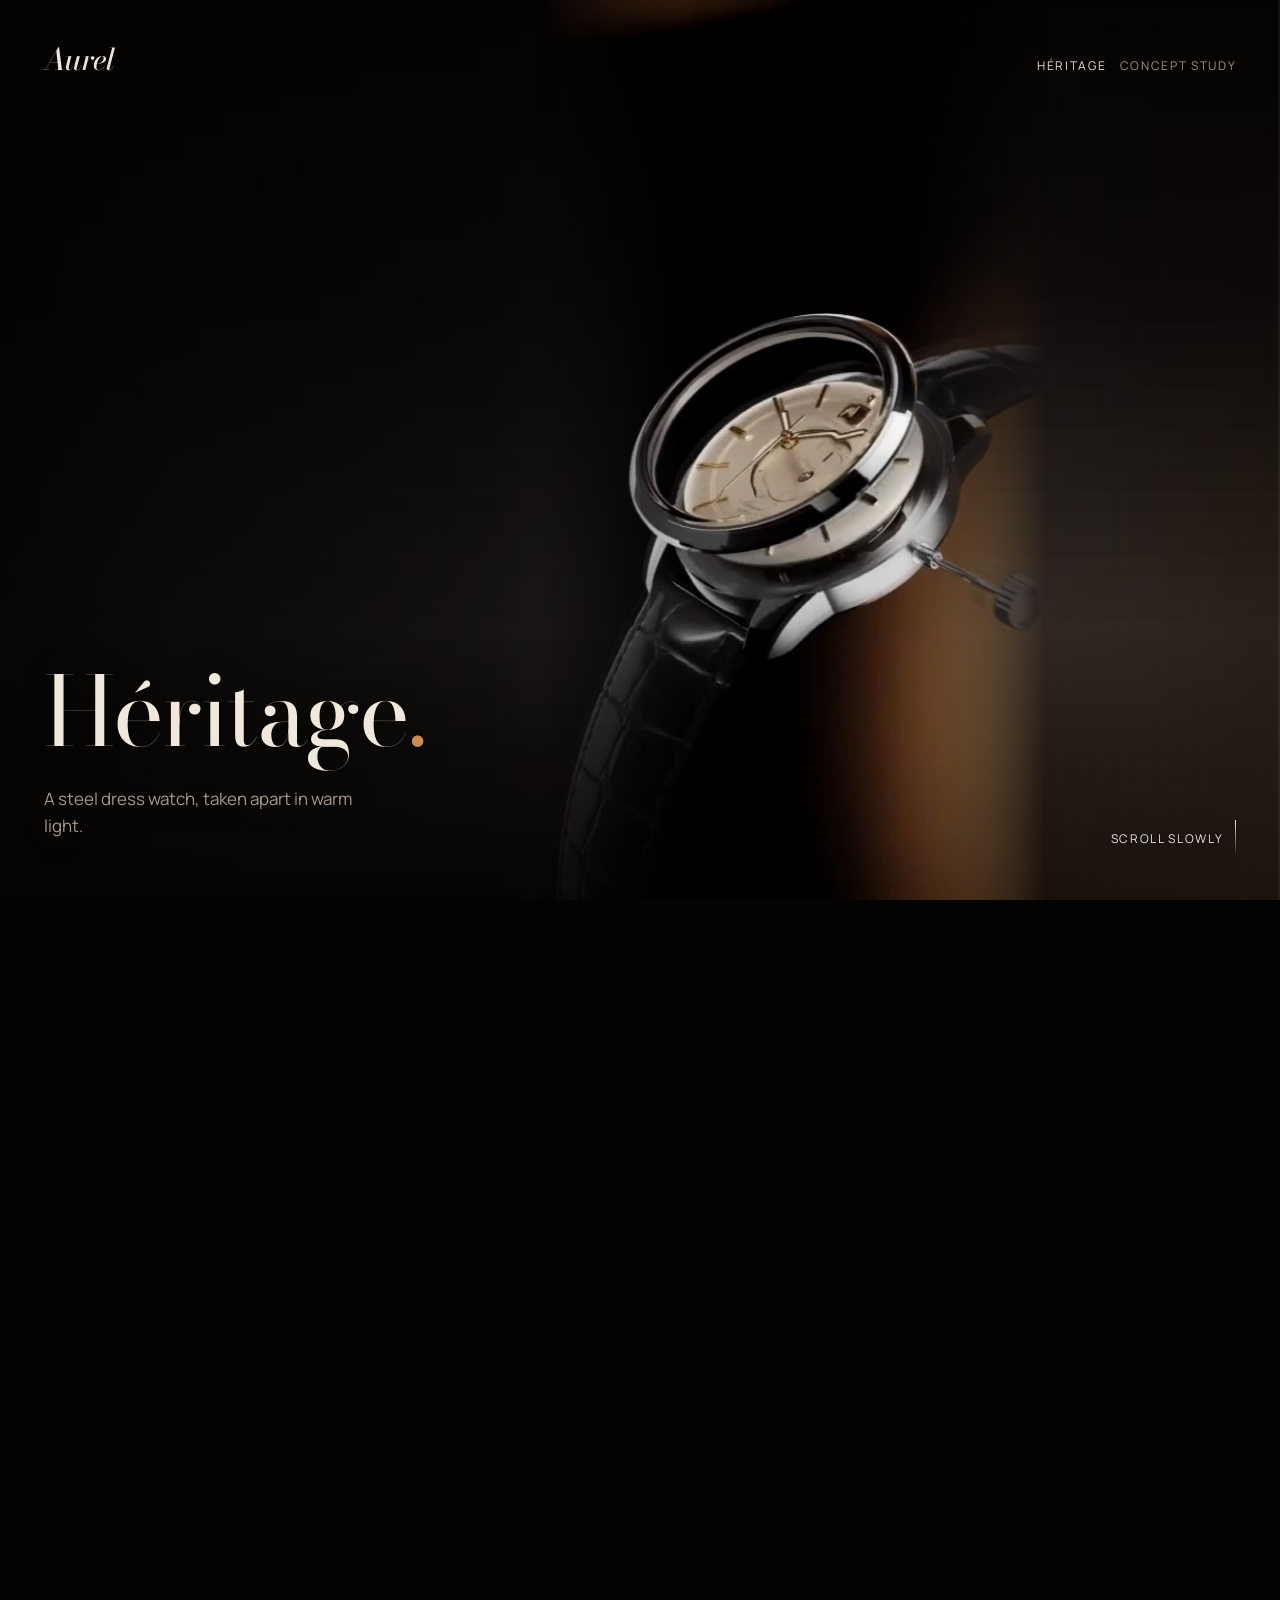
<file: watch-3D-webpage/index.html>
<!doctype html>
<html lang="en">
<head>
  <meta charset="utf-8" />
  <meta name="viewport" content="width=device-width, initial-scale=1, viewport-fit=cover" />
  <meta name="theme-color" content="#050302" />
  <title>Aurel — Héritage</title>
  <meta name="description" content="Aurel Héritage, a steel dress watch taken apart in warm light. A scroll-driven concept study." />
  <link rel="preconnect" href="https://fonts.googleapis.com" />
  <link rel="preconnect" href="https://fonts.gstatic.com" crossorigin />
  <link href="https://fonts.googleapis.com/css2?family=Bodoni+Moda:ital,opsz,wght@0,6..96,400;1,6..96,400;1,6..96,500&family=Manrope:wght@400;500;600&display=swap" rel="stylesheet" />
  <link rel="stylesheet" href="style.css" />
</head>
<body class="loading">
  <header class="top">
    <a class="brand" href="#top" data-go="0">Aurel</a>
    <span class="model">Héritage <i>concept study</i></span>
  </header>

  <canvas id="scene" aria-label="Aurel Héritage steel dress watch coming apart"></canvas>

  <section class="ov ov-hero" data-from="-0.1" data-to="0.13" aria-label="Introduction">
    <h1>Héritage<span>.</span></h1>
    <p>A steel dress watch, taken apart in warm light.</p>
    <p class="cue">Scroll slowly</p>
  </section>

  <section class="ov ov-side" data-from="0.15" data-to="0.33" aria-label="Disassembly">
    <h2>Crystal first.<br /><em>Then the dial.</em></h2>
    <p>Each piece lifts away in the order it was set, from sapphire to case.</p>
  </section>

  <section class="ov ov-side" data-from="0.36" data-to="0.66" aria-label="Exploded view">
    <h2>Every part.<br /><em>One axis.</em></h2>
    <p>Bezel, dial, hands, bridges, wheels and rotor, stacked above the case they live in.</p>
  </section>

  <section class="ov ov-side" data-from="0.69" data-to="0.88" aria-label="Reassembly">
    <h2>Back together,<br /><em>by hand.</em></h2>
    <p>The same parts return in reverse. The crown sets it running.</p>
  </section>

  <section class="ov ov-close" data-from="0.92" data-to="1.1" aria-label="Closing">
    <h2><em>Aurel</em> Héritage</h2>
    <a href="#top" data-go="0">Back to the beginning</a>
    <p class="credit">College practice project, not a real product. Watch film supplied by the author for study use.</p>
  </section>

  <div class="progress" aria-hidden="true"><i id="bar"></i></div>

  <div class="loader" id="loader" role="status" aria-live="polite">
    <p id="load-text">Loading the film <span id="load-pct">0</span>%</p>
      </div>

  <main class="track" id="top" aria-hidden="true"></main>

  <noscript><p class="nojs">Aurel Héritage needs JavaScript to play the watch film.</p></noscript>
  <script type="module" src="main.js"></script>
</body>
</html>
</file>
<file: watch-3D-webpage/style.css>
:root {
  --bg: #050302;
  --ink: #f1e8dc;
  --soft: #a8988a;
  --hair: rgba(241, 232, 220, .28);
  --accent: #c98e52; /* the film's amber light */
  --edge: clamp(20px, 3.4vw, 60px);
  --serif: "Bodoni Moda", "Didot", Georgia, serif;
  --sans: "Manrope", "Helvetica Neue", Arial, sans-serif;
  color-scheme: dark;
}
html { background: var(--bg); scrollbar-width: thin; scrollbar-color: #2e2218 var(--bg); }
::-webkit-scrollbar { width: 8px; }
::-webkit-scrollbar-track { background: var(--bg); }
::-webkit-scrollbar-thumb { background: #2e2218; border-radius: 8px; }
::selection { background: var(--accent); color: #0b0b0b; }
body {
  margin: 0; color: var(--ink); caret-color: var(--accent);
  font: 400 15px/1.6 var(--sans);
  -webkit-font-smoothing: antialiased; overflow-x: hidden;
}
body.loading { overflow: hidden; }
a { color: inherit; text-underline-offset: .25em; text-decoration-thickness: 1px; }
a:focus-visible, button:focus-visible { outline: 1px solid var(--accent); outline-offset: 4px; border-radius: 2px; }

#scene { position: fixed; inset: 0; width: 100%; height: 100%; display: block; z-index: 1; }
.track { height: 700vh; }

.top {
  position: fixed; inset: 0 0 auto; z-index: 6; display: flex; justify-content: space-between; align-items: baseline;
  padding: var(--edge); pointer-events: none; mix-blend-mode: difference;
}
.top > * { pointer-events: auto; }
.brand { font: italic 500 30px/1 var(--serif); text-decoration: none; letter-spacing: -.01em; }
.model { font-size: 12px; letter-spacing: .14em; text-transform: uppercase; }
.model i { font-style: normal; color: var(--soft); margin-left: .8em; }

/* overlays */
.ov {
  position: fixed; inset: 0; z-index: 3; box-sizing: border-box;
  padding: calc(var(--edge) * 2.6) var(--edge) var(--edge);
  pointer-events: none; opacity: 0; will-change: opacity, transform, filter;
}
.ov.live { pointer-events: auto; }
.ov h1, .ov h2 { font-family: var(--serif); font-weight: 400; margin: 0 0 .32em; letter-spacing: -.02em; text-wrap: balance; }
.ov h2 { font-size: clamp(44px, 5.4vw, 86px); line-height: .98; }
.ov em { font-style: italic; }
.ov h1, .ov h2, .ov p { text-shadow: 0 2px 24px rgba(0,0,0,.85), 0 0 2px rgba(0,0,0,.6); }
.ov p { margin: 0 0 1em; max-width: 34ch; color: var(--soft); }

.ov-hero { display: flex; flex-direction: column; justify-content: flex-end; }
.ov-hero h1 { font-size: clamp(64px, 9vw, 96px); line-height: .9; }
.ov-hero h1 span { color: var(--accent); }
.ov-hero p { font-size: 17px; }
.ov-hero .cue {
  position: absolute; right: var(--edge); bottom: var(--edge); margin: 0;
  font-size: 12px; letter-spacing: .14em; text-transform: uppercase; color: var(--ink);
  display: flex; align-items: center; gap: 12px;
}
.ov-hero .cue::after { content: ""; width: 1px; height: 36px; background: linear-gradient(var(--ink), transparent); animation: drip 2.4s cubic-bezier(.16, 1, .3, 1) infinite; transform-origin: top; }
@keyframes drip { 0% { transform: scaleY(0); } 60%, 100% { transform: scaleY(1); opacity: 0; } }

.ov-side { display: flex; flex-direction: column; justify-content: center; padding-right: 60vw; }
.ov-right { padding-right: var(--edge); padding-left: 64vw; }

.ov-close { display: flex; flex-direction: column; justify-content: flex-end; }
.ov-close h2 { font-size: clamp(52px, 7vw, 96px); }
.ov-close > a { align-self: flex-start; font-size: 12px; letter-spacing: .14em; text-transform: uppercase; margin-bottom: 28px; }
.ov-close > a:hover, .credit a:hover { color: var(--accent); }
.credit { font-size: 12px; max-width: 64ch !important; }

/* part callouts */
.leaders { position: fixed; inset: 0; width: 100%; height: 100%; z-index: 2; pointer-events: none; overflow: visible; }
.leaders line { stroke: var(--hair); stroke-width: 1; }
.leaders circle { fill: var(--accent); }
.callouts { position: fixed; inset: 0; z-index: 3; margin: 0; padding: 0; list-style: none; pointer-events: none; }
.callouts li {
  position: absolute; left: 0; top: 0; transform: translate(-9999px, 0);
  font-size: 12px; letter-spacing: .12em; text-transform: uppercase; white-space: nowrap;
}
.callouts li small { display: block; text-transform: none; letter-spacing: 0; color: var(--soft); font-size: 13px; margin-top: 2px; }

.progress { position: fixed; right: 0; top: 0; bottom: 0; width: 2px; z-index: 5; background: rgba(236, 232, 225, .06); }
.progress i { display: block; width: 100%; height: 100%; background: var(--ink); transform-origin: top; transform: scaleY(0); }

.loader { position: fixed; inset: 0; z-index: 10; display: grid; place-content: center; text-align: center; background: var(--bg); transition: opacity .9s cubic-bezier(.16, 1, .3, 1), visibility .9s; }
.loader p { font: italic 22px var(--serif); color: var(--soft); font-variant-numeric: tabular-nums; }
.loader button { margin: 18px auto 0; background: none; border: 1px solid var(--hair); color: var(--ink); padding: 10px 18px; border-radius: 999px; font: 500 12px var(--sans); letter-spacing: .12em; text-transform: uppercase; cursor: pointer; }
.loader button:hover { border-color: var(--ink); }
body:not(.loading) .loader { opacity: 0; visibility: hidden; }
.nojs { position: fixed; inset: 0; display: grid; place-content: center; z-index: 11; background: var(--bg); }

@media (max-width: 760px) {
  .ov-side, .ov-right { padding: calc(var(--edge) * 4) var(--edge) var(--edge); justify-content: flex-start; }
  .ov h2 { font-size: 44px; }
  .ov-side::before { content: ""; position: absolute; inset: 0 0 auto; height: 46vh; z-index: -1; background: linear-gradient(rgba(5,3,2,.85), rgba(5,3,2,0)); }
  .model i { display: none; }
  .callouts li small { display: none; }
}
@media (prefers-reduced-motion: reduce) { .ov-hero .cue::after { animation: none; } }
</file>
